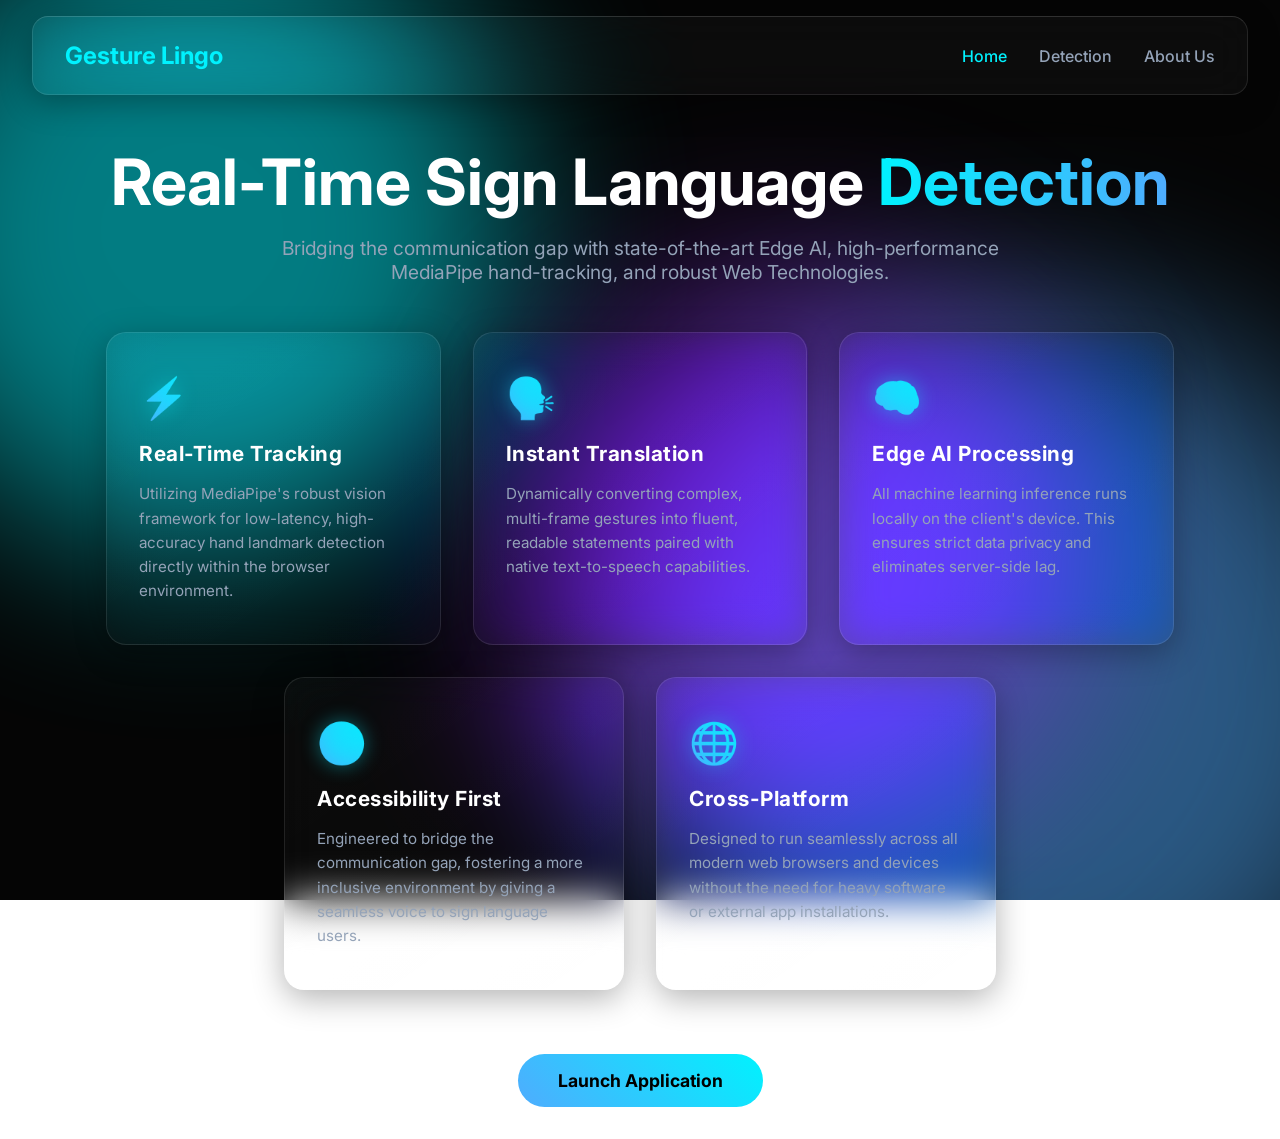
<file: Frontend/index.html>
<!DOCTYPE html>
<html lang="en">
<head>
    <meta charset="UTF-8">
    <meta name="viewport" content="width=device-width, initial-scale=1.0">
    <title>Gesture Lingo - Home</title>
    <link rel="stylesheet" href="style.css">
</head>
<body>
    <div class="apple-mesh-bg">
        <div class="mesh-orb orb-1"></div>
        <div class="mesh-orb orb-2"></div>
        <div class="mesh-orb orb-3"></div>
    </div>

    <nav class="navbar glass-panel">
        <a href="index.html" class="nav-logo">Gesture Lingo</a>
        <div class="nav-links">
            <a href="index.html" class="active">Home</a>
            <a href="detect.html">Detection</a>
            <a href="about.html">About Us</a>
        </div>
    </nav>

    <main class="content-area">
        <h1 class="hero-title">Real-Time Sign Language <span>Detection</span></h1>
        <p class="hero-subtitle">
            Bridging the communication gap with state-of-the-art Edge AI, high-performance MediaPipe hand-tracking, and robust Web Technologies.
        </p>
        
        <div class="feature-grid">
            <div class="glass-panel feature-card enhanced-card">
                <div class="card-icon">⚡</div>
                <h3>Real-Time Tracking</h3>
                <p>Utilizing MediaPipe's robust vision framework for low-latency, high-accuracy hand landmark detection directly within the browser environment.</p>
            </div>
            
            <div class="glass-panel feature-card enhanced-card">
                <div class="card-icon">🗣️</div>
                <h3>Instant Translation</h3>
                <p>Dynamically converting complex, multi-frame gestures into fluent, readable statements paired with native text-to-speech capabilities.</p>
            </div>
        
            <div class="glass-panel feature-card enhanced-card">
                <div class="card-icon">🧠</div>
                <h3>Edge AI Processing</h3>
                <p>All machine learning inference runs locally on the client's device. This ensures strict data privacy and eliminates server-side lag.</p>
            </div>
        
            <div class="glass-panel feature-card enhanced-card">
                <div class="card-icon">🌍</div>
                <h3>Accessibility First</h3>
                <p>Engineered to bridge the communication gap, fostering a more inclusive environment by giving a seamless voice to sign language users.</p>
            </div>

            <div class="glass-panel feature-card enhanced-card">
                <div class="card-icon">🌐</div>
                <h3>Cross-Platform</h3>
                <p>Designed to run seamlessly across all modern web browsers and devices without the need for heavy software or external app installations.</p>
            </div>
        </div>

        <a href="detect.html" class="cta-btn">Launch Application</a>
    </main>
</body>
</html>
</file>
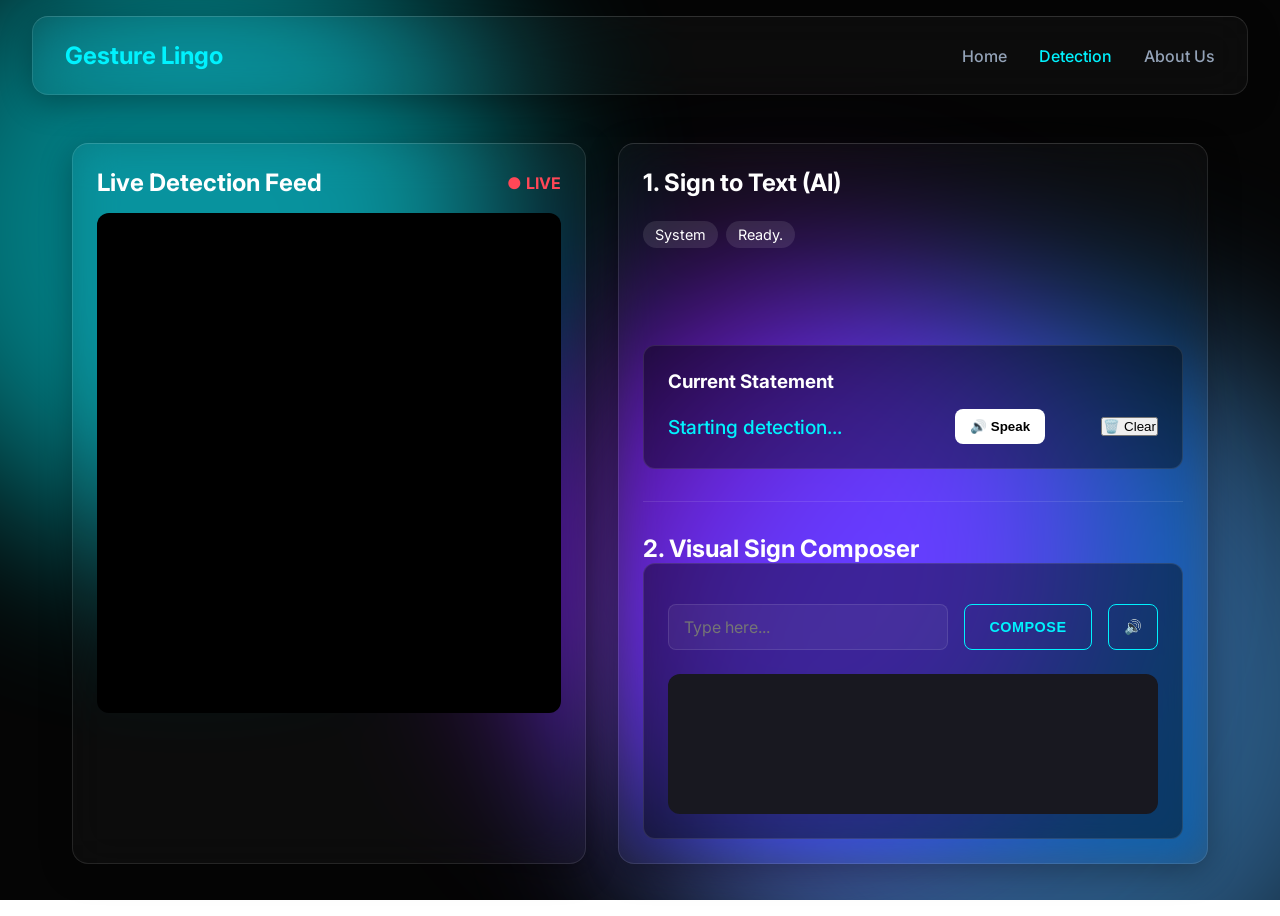
<file: Frontend/detect.html>
<!DOCTYPE html>
<html lang="en">
<head>
    <meta charset="UTF-8">
    <meta name="viewport" content="width=device-width, initial-scale=1.0">
    <title>Gesture Lingo - Detection</title>
    <link rel="stylesheet" href="style.css">
</head>
<body>
    <div class="apple-mesh-bg">
        <div class="mesh-orb orb-1"></div>
        <div class="mesh-orb orb-2"></div>
        <div class="mesh-orb orb-3"></div>
    </div>

    <nav class="navbar glass-panel">
        <a href="index.html" class="nav-logo">Gesture Lingo</a>
        <div class="nav-links">
            <a href="index.html">Home</a>
            <a href="detect.html" class="active">Detection</a>
            <a href="about.html">About Us</a>
        </div>
    </nav>

    <main class="content-area detect-page">
        <div class="vision-section glass-panel">
            <div class="video-header">
                <h2>Live Detection Feed</h2>
                <span class="live-indicator">● LIVE</span>
            </div>
            <div class="video-container">
                <video id="webcam" class="webcam-feed" autoplay playsinline muted></video>
                <canvas id="output_canvas" class="output-canvas" style="position: absolute; top: 0; left: 0; z-index: 10; pointer-events: none;"></canvas>
            </div>
        </div>

        <div class="chat-section glass-panel">
            <h2>1. Sign to Text (AI)</h2>
            
            <div class="history-box" id="history-box">
                <span class="history-word">System</span>
                <span class="history-word">Ready.</span>
            </div>

            <div class="statement-box">
                <h3>Current Statement</h3>
                <div class="statement-controls">
                    <p class="final-statement" id="current-statement">Waiting for camera...</p>
                    <div class="prediction-status" id="prediction-status"></div>
                    <button class="speak-btn" id="speak-btn" title="Speak Aloud">🔊 Speak</button>
                    <button class="clear-btn" id="clear-btn" title="Clear Text">🗑️ Clear</button>
                </div>
            </div>

            <hr class="section-divider">

            <h2>2. Visual Sign Composer</h2>
            <div class="text-to-sign-box">
                <div class="input-group">
                    <input type="text" id="text-to-sign-input" class="sign-input" placeholder="Type here...">
                    <button class="compose-btn" id="translate-btn">Compose</button>
                    <button class="compose-btn" id="speak-input-btn" title="Speak Typed Text" style="padding: 10px 15px;">🔊</button>
                </div>
                
                <div class="sign-display" id="sign-display">
                    </div>
            </div>
        </div>
    </main>

    <script type="module" src="detect.js"></script>
</body>
</html>
</file>
<file: Frontend/style.css>
@import url('https://fonts.googleapis.com/css2?family=Inter:wght@300;500;700&display=swap');

:root {
  --bg-main: transparent; /* Changed for Apple mesh */
  --border-glass: rgba(255, 255, 255, 0.1);
  --accent-cyan: #00f2fe;
  --accent-blue: #4facfe;
  --text-main: #ffffff;
  --text-muted: #94a3b8;
}

* { box-sizing: border-box; margin: 0; padding: 0; }

body {
  font-family: 'Inter', sans-serif;
  background-color: var(--bg-main);
  color: var(--text-main);
  min-height: 100vh;
}

/* --- APPLE MESH GRADIENT BACKGROUND --- */
.apple-mesh-bg {
  position: fixed; top: 0; left: 0; width: 100vw; height: 100vh;
  z-index: -10; background-color: #050505; overflow: hidden;
}
.mesh-orb {
  position: absolute; border-radius: 50%; filter: blur(90px); opacity: 0.5;
  animation: floatOrb 20s infinite alternate ease-in-out;
}
.orb-1 { width: 50vw; height: 50vw; background: #00f2fe; top: -10%; left: -10%; animation-delay: 0s; }
.orb-2 { width: 60vw; height: 60vw; background: #4facfe; bottom: -20%; right: -10%; animation-delay: -5s; }
.orb-3 { width: 45vw; height: 45vw; background: #8a2be2; top: 30%; left: 40%; animation-delay: -10s; }

@keyframes floatOrb {
  0% { transform: translate(0, 0) scale(1); }
  33% { transform: translate(5vw, 10vh) scale(1.1); }
  66% { transform: translate(-10vw, 5vh) scale(0.9); }
  100% { transform: translate(0, -5vh) scale(1); }
}

/* --- UPGRADED APPLE GLASS PANEL --- */
.glass-panel {
  background: rgba(255, 255, 255, 0.03);
  backdrop-filter: saturate(180%) blur(20px);
  -webkit-backdrop-filter: saturate(180%) blur(20px);
  border: 1px solid var(--border-glass);
  border-top: 1px solid rgba(255, 255, 255, 0.15);
  border-radius: 16px;
  box-shadow: 0 8px 32px 0 rgba(0, 0, 0, 0.3);
}

/* Navigation */
.navbar { display: flex; justify-content: space-between; align-items: center; padding: 1.5rem 2rem; margin: 1rem 2rem; }
.nav-logo { font-size: 1.5rem; font-weight: 700; color: var(--accent-cyan); text-decoration: none;}
.nav-links { display: flex; gap: 2rem; }
.nav-links a { color: var(--text-muted); text-decoration: none; transition: 0.3s; font-weight: 500; }
.nav-links a:hover, .nav-links a.active { color: var(--accent-cyan); }

.content-area { padding: 2rem; max-width: 1200px; margin: 0 auto; text-align: center; }

/* Home Page Headers */
.hero-title { font-size: 4rem; margin-bottom: 1rem; }
.hero-title span { background: linear-gradient(to right, var(--accent-cyan), var(--accent-blue)); -webkit-background-clip: text; color: transparent; }
.hero-subtitle { font-size: 1.2rem; color: var(--text-muted); margin-bottom: 3rem; max-width: 800px; margin-left: auto; margin-right: auto;}

/* Enhanced Feature Grid (5 Cards Centered) */
.feature-grid { 
  display: flex; flex-wrap: wrap; justify-content: center; gap: 2rem; 
  margin-bottom: 4rem; padding: 0 1rem; max-width: 1100px; margin-left: auto; margin-right: auto;
}
.enhanced-card { 
  flex: 1 1 280px; max-width: 340px; position: relative; padding: 2.5rem 2rem; text-align: left; 
  background: linear-gradient(145deg, rgba(255,255,255,0.03) 0%, rgba(255,255,255,0.01) 100%);
  border: 1px solid var(--border-glass); border-radius: 20px; transition: all 0.4s ease; overflow: hidden; z-index: 1;
}
.enhanced-card::before {
  content: ""; position: absolute; top: 0; left: 0; right: 0; bottom: 0; border-radius: 20px; padding: 2px;
  background: linear-gradient(45deg, var(--accent-blue), var(--accent-cyan), transparent, transparent);
  -webkit-mask: linear-gradient(#fff 0 0) content-box, linear-gradient(#fff 0 0);
  -webkit-mask-composite: destination-out; mask-composite: exclude; opacity: 0; transition: opacity 0.4s ease; z-index: -1;
}
.enhanced-card:hover { 
  transform: translateY(-10px); 
  box-shadow: 0 20px 40px rgba(0, 0, 0, 0.4); 
}
.enhanced-card:hover::before { 
  opacity: 1; 
}
.card-icon { font-size: 2.5rem; margin-bottom: 1.2rem; background: linear-gradient(45deg, var(--accent-blue), var(--accent-cyan)); -webkit-background-clip: text; color: transparent; display: inline-block; text-shadow: 0 0 20px rgba(0, 242, 254, 0.4); }
.enhanced-card h3 { margin-bottom: 1rem; font-size: 1.3rem; font-weight: 700; color: #ffffff; letter-spacing: 0.5px; }
.enhanced-card p { color: var(--text-muted); line-height: 1.6; font-size: 0.95rem; }

.cta-btn { background: linear-gradient(45deg, var(--accent-blue), var(--accent-cyan)); border: none; padding: 1rem 2.5rem; color: #000; font-weight: 700; font-size: 1.1rem; border-radius: 50px; cursor: pointer; transition: transform 0.2s; text-decoration: none; display: inline-block;}
.cta-btn:hover { transform: scale(1.05); }

/* Detect Page - Base Layout */
.detect-page { display: grid; grid-template-columns: 2fr 1fr; gap: 2rem; text-align: left; }
.vision-section, .chat-section { padding: 1.5rem; display: flex; flex-direction: column; }
.video-header { display: flex; justify-content: space-between; align-items: center; margin-bottom: 1rem; }
.live-indicator { color: #ff4757; font-weight: 700; animation: blink 1.5s infinite; }
@keyframes blink { 0% {opacity: 1;} 50% {opacity: 0.4;} 100% {opacity: 1;} }
.video-container { width: 100%; height: 500px; background: #000; border-radius: 12px; overflow: hidden; position: relative; }
.webcam-feed { 
    width: 100%; 
    height: 100%; 
    object-fit: cover; 
  
    transform: scaleX(-1); 
}

.output-canvas { 
    position: absolute; 
    top: 0; 
    left: 0; 
    width: 100%; 
    height: 100%; 
    
   
    transform: scaleX(-1); 
}

/* Detect Page - Sign to Text (AI) */
.history-box { flex-grow: 1; margin: 1.5rem 0; display: flex; flex-wrap: wrap; align-content: flex-start; gap: 0.5rem; min-height: 100px;}
.history-word { background: rgba(255,255,255,0.1); padding: 5px 12px; border-radius: 20px; font-size: 0.9rem; }
.statement-box { background: rgba(0, 0, 0, 0.4); padding: 1.5rem; border-radius: 12px; border: 1px solid var(--border-glass); }
.statement-controls {
   display: flex; 
   justify-content: space-between; 
   align-items: center; 
   margin-top: 1rem; 
  }
.final-statement { font-size: 1.2rem; font-weight: 500; color: var(--accent-cyan); }
.speak-btn { background: #fff; border: none; padding: 10px 15px; border-radius: 8px; cursor: pointer; font-weight: 700; transition: 0.2s; color: #000;}
.speak-btn:hover { background: var(--accent-cyan); }

/* Detect Page - Visual Sign Composer */
.section-divider { border: 0; height: 1px; background: var(--border-glass); margin: 2rem 0; }
.text-to-sign-box { background: rgba(0, 0, 0, 0.4); padding: 1.5rem; border-radius: 12px; border: 1px solid var(--border-glass); }
.input-group { display: flex; gap: 1rem; margin-top: 1rem; }
.sign-input { flex: 1; background: rgba(255, 255, 255, 0.05); border: 1px solid var(--border-glass); color: white; padding: 12px 15px; border-radius: 8px; font-family: inherit; font-size: 1rem; outline: none; transition: 0.3s; }
.sign-input:focus { border-color: var(--accent-cyan); }
.compose-btn { background: transparent; border: 1px solid var(--accent-cyan); color: var(--accent-cyan); padding: 10px 24px; border-radius: 8px; cursor: pointer; font-weight: 700; font-size: 0.9rem; transition: 0.3s; text-transform: uppercase; letter-spacing: 0.5px; }
.compose-btn:hover { background: rgba(0, 242, 254, 0.1); }
.sign-display { margin-top: 1.5rem; min-height: 140px; display: flex; flex-wrap: wrap; justify-content: center; gap: 15px; padding: 20px; background: #181820; border-radius: 12px; }

/* Visual Composer - White Cards */
.sign-card { width: 65px; height: 90px; background: #ffffff; border-radius: 8px; display: flex; flex-direction: column; box-shadow: 0 4px 6px rgba(0,0,0,0.3); animation: popIn 0.3s ease-out forwards; overflow: hidden; }
.sign-card-icon { flex: 1; display: flex; align-items: center; justify-content: center; font-size: 2rem; background: #ffffff; color: #000;}
.sign-card-letter { height: 30px; display: flex; align-items: center; justify-content: center; font-size: 1rem; font-weight: 700; color: #000; border-top: 1px solid #e5e7eb; background: #ffffff; }
@keyframes popIn { 0% { transform: scale(0.8); opacity: 0; } 100% { transform: scale(1); opacity: 1; } }

/* About Page & Layouts */
.section-title { margin: 3rem 0 1.5rem; border-bottom: 1px solid var(--border-glass); padding-bottom: 0.5rem; text-align: center; }
.faculty-grid { display: grid; grid-template-columns: repeat(auto-fit, minmax(250px, 1fr)); gap: 2rem; }

/* Team Single Row Styling */
.team-grid { display: flex; flex-wrap: nowrap; gap: 2rem; overflow-x: auto; padding-bottom: 1.5rem; justify-content: space-between; }
.team-grid::-webkit-scrollbar { height: 8px; }
.team-grid::-webkit-scrollbar-track { background: var(--border-glass); border-radius: 10px; }
.team-grid::-webkit-scrollbar-thumb { background: var(--accent-cyan); border-radius: 10px; }
.person-card { padding: 2rem; text-align: center; transition: transform 0.2s; }
.team-grid .person-card { flex: 0 0 180px; }
.person-card:hover { transform: translateY(-5px); }
.avatar { width: 100px; height: 100px; border-radius: 50%; margin-bottom: 1rem; background: #0b0f19; border: 2px solid var(--accent-cyan); object-fit: cover;}
.role-badge { display: inline-block; background: var(--accent-blue); color: #000; padding: 4px 10px; border-radius: 12px; font-size: 0.8rem; font-weight: 700; margin-top: 10px; }

@media (max-width: 900px) { .detect-page { grid-template-columns: 1fr; } }
</file>
